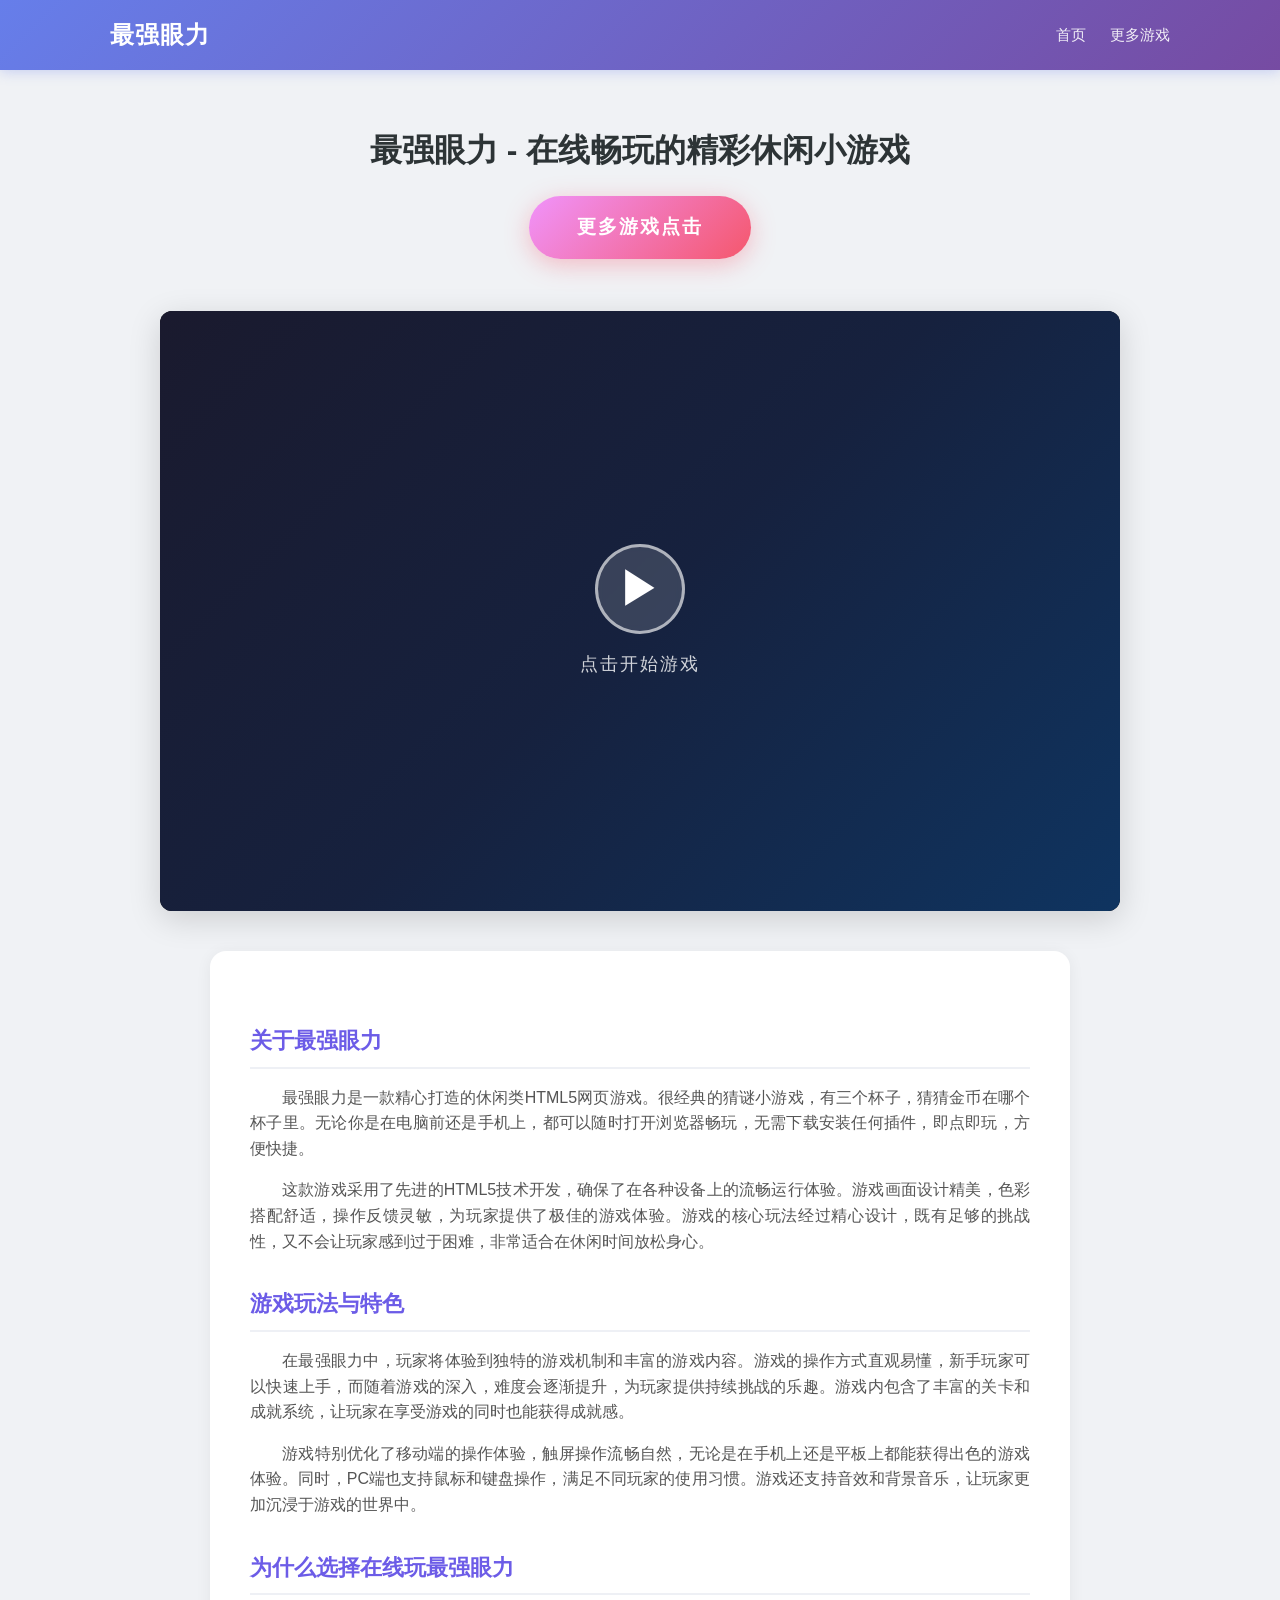
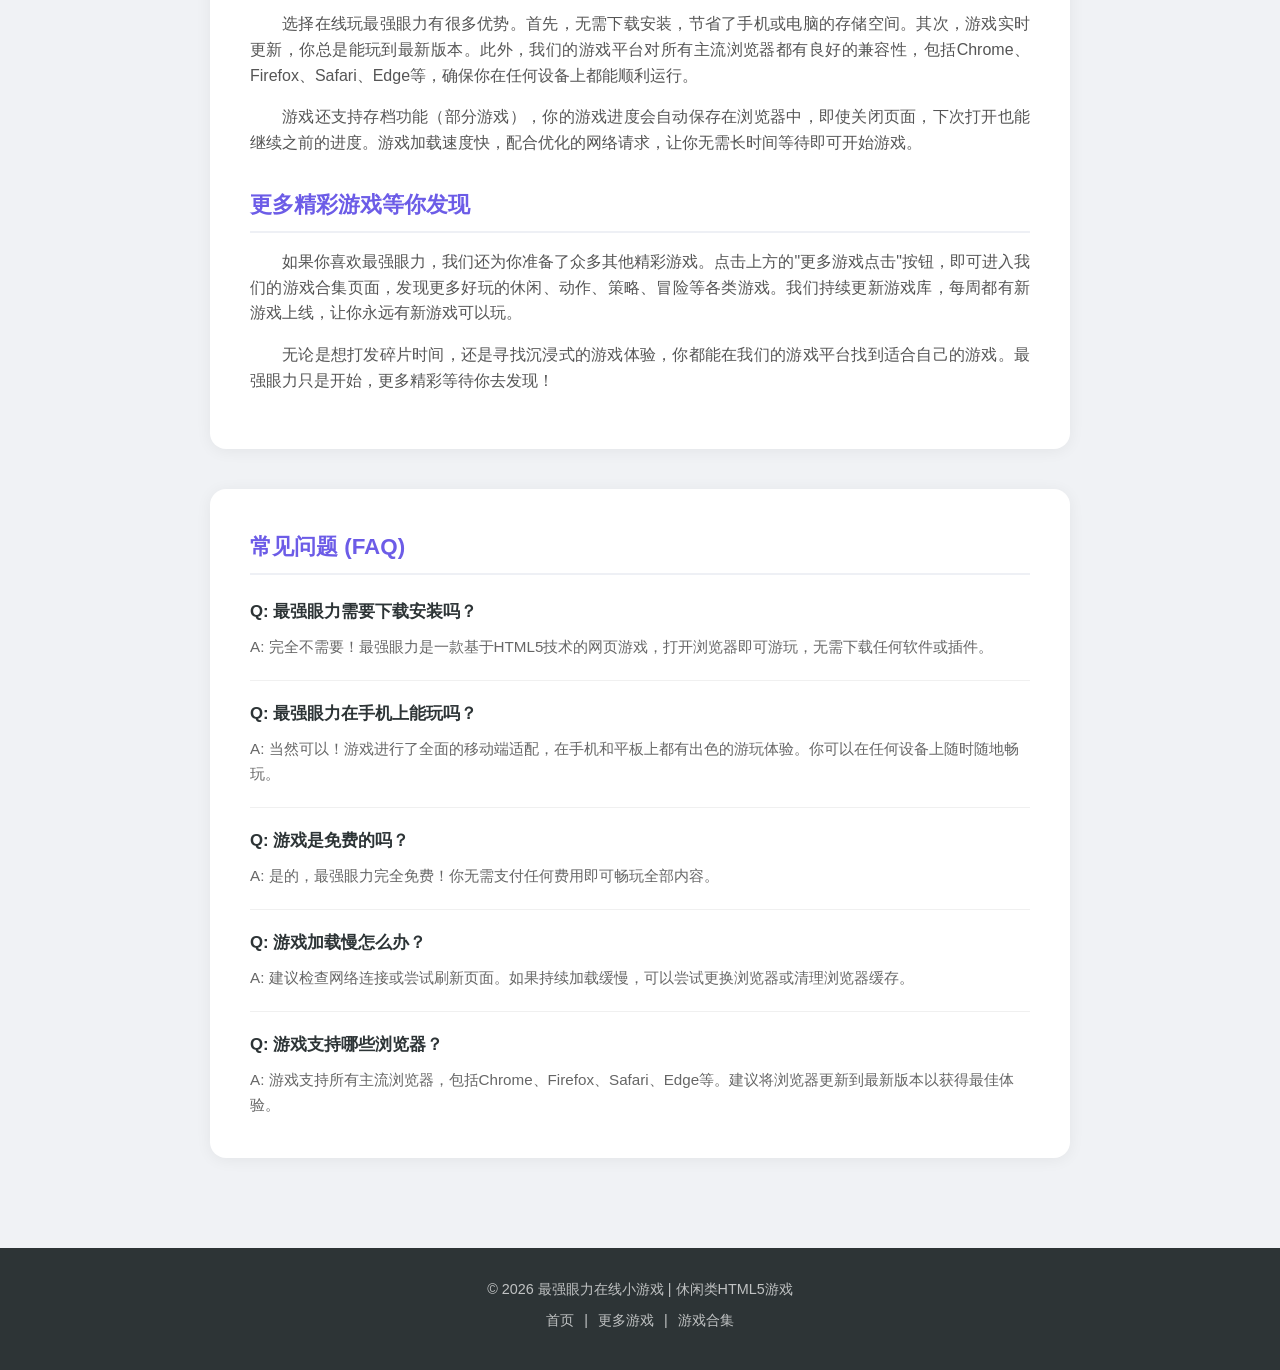
<file: index.html>
<!DOCTYPE html>
<html lang="zh-CN">
<head>
    <meta charset="UTF-8">
    <meta name="viewport" content="width=device-width, initial-scale=1.0">
    <title>最强眼力 - 在线玩休闲小游戏 | 免费HTML5游戏</title>
    <meta name="description" content="在线玩最强眼力小游戏，很经典的猜谜小游戏，有三个杯子，猜猜金币在哪个杯子里。最强眼力是一款好玩的休闲类HTML5网页游戏，无需下载，打开即玩。">
    <meta name="keywords" content="最强眼力,在线小游戏,休闲游戏,HTML5游戏,免费游戏,网页游戏,休闲游戏">
    <meta name="robots" content="index, follow">
    <link rel="canonical" href="https://zuiqiangyanli.xjgzy.com/">
    
    <!-- Open Graph -->
    <meta property="og:title" content="最强眼力 - 在线玩休闲小游戏">
    <meta property="og:description" content="在线玩最强眼力小游戏，很经典的猜谜小游戏，有三个杯子，猜猜金币在哪个杯子里。最强眼力是一款好玩的休闲类HTML5网页游戏，无需下载，打开即玩。">
    <meta property="og:type" content="website">
    <meta property="og:url" content="https://zuiqiangyanli.xjgzy.com/">
    <meta property="og:image" content="https://zuiqiangyanli.xjgzy.com/og-image.jpg">
    <meta property="og:site_name" content="最强眼力在线小游戏">
    <meta property="og:locale" content="zh_CN">
    
    <!-- Twitter Card -->
    <meta name="twitter:card" content="summary_large_image">
    <meta name="twitter:title" content="最强眼力 - 在线玩休闲小游戏">
    <meta name="twitter:description" content="在线玩最强眼力小游戏，很经典的猜谜小游戏，有三个杯子，猜猜金币在哪个杯子里。最强眼力是一款好玩的休闲类HTML5网页游戏，无需下载，打开即玩。">
    
    <link rel="stylesheet" href="style.css">
    
    <!-- JSON-LD Structured Data -->
    <script type="application/ld+json">
    {
        "@context": "https://schema.org",
        "@type": "VideoGame",
        "name": "最强眼力",
        "description": "在线玩最强眼力小游戏，很经典的猜谜小游戏，有三个杯子，猜猜金币在哪个杯子里。最强眼力是一款好玩的休闲类HTML5网页游戏，无需下载，打开即玩。",
        "url": "https://zuiqiangyanli.xjgzy.com/",
        "genre": ["休闲", "Casual", "Casual Game"],
        "applicationCategory": "Game",
        "operatingSystem": "All",
        "browserRequirements": "Requires JavaScript",
        "offers": {
            "@type": "Offer",
            "price": "0",
            "priceCurrency": "CNY",
            "availability": "https://schema.org/InStock"
        },
        "author": {
            "@type": "Organization",
            "name": "趣味游戏平台"
        },
        "inLanguage": "zh-CN"
    }
    </script>
    
    <link rel="icon" href="favicon.ico" type="image/x-icon">
</head>
<body>
    <header>
        <nav class="navbar">
            <div class="container">
                <a href="https://zuiqiangyanli.xjgzy.com/" class="logo">最强眼力</a>
                <ul class="nav-links">
                    <li><a href="https://zuiqiangyanli.xjgzy.com/">首页</a></li>
                    <li><a href="http://game.hehesy.com/?tgid=41606" target="_blank" rel="noopener">更多游戏</a></li>
                </ul>
            </div>
        </nav>
    </header>

    <main>
        <div class="container">
                        <!-- Game Title & CTA -->
            <div class="game-header">
                <h1>最强眼力 - 在线畅玩的精彩休闲小游戏</h1>


                <div class="cta-container">
            <a href="http://game.hehesy.com/?tgid=41606" class="cta-button" target="_blank" rel="noopener">更多游戏点击</a>
        </div>
            </div>

            <!-- Game Iframe Area -->
            <div class="game-wrapper">
                <div class="game-container">
                    <div class="game-placeholder" id="gamePlaceholder">
                        <div class="play-button">&#9654;</div>
                        <p class="play-hint">点击开始游戏</p>
                    </div>
                    <iframe id="gameIframe"
                        src="https://game.share888.top/yxmb/36/index.html"
                        loading="lazy"
                        allowfullscreen
                        allow="autoplay; fullscreen"
                        title="最强眼力 - 休闲小游戏">
                    </iframe>
                </div>
            </div>

            <!-- Article and FAQ -->
            
    <section class="content-section">
        <h2>关于最强眼力</h2>
        <p>最强眼力是一款精心打造的休闲类HTML5网页游戏。很经典的猜谜小游戏，有三个杯子，猜猜金币在哪个杯子里。无论你是在电脑前还是手机上，都可以随时打开浏览器畅玩，无需下载安装任何插件，即点即玩，方便快捷。</p>
        
        <p>这款游戏采用了先进的HTML5技术开发，确保了在各种设备上的流畅运行体验。游戏画面设计精美，色彩搭配舒适，操作反馈灵敏，为玩家提供了极佳的游戏体验。游戏的核心玩法经过精心设计，既有足够的挑战性，又不会让玩家感到过于困难，非常适合在休闲时间放松身心。</p>
        
        <h2>游戏玩法与特色</h2>
        <p>在最强眼力中，玩家将体验到独特的游戏机制和丰富的游戏内容。游戏的操作方式直观易懂，新手玩家可以快速上手，而随着游戏的深入，难度会逐渐提升，为玩家提供持续挑战的乐趣。游戏内包含了丰富的关卡和成就系统，让玩家在享受游戏的同时也能获得成就感。</p>
        
        <p>游戏特别优化了移动端的操作体验，触屏操作流畅自然，无论是在手机上还是平板上都能获得出色的游戏体验。同时，PC端也支持鼠标和键盘操作，满足不同玩家的使用习惯。游戏还支持音效和背景音乐，让玩家更加沉浸于游戏的世界中。</p>
        
        <h2>为什么选择在线玩最强眼力</h2>
        <p>选择在线玩最强眼力有很多优势。首先，无需下载安装，节省了手机或电脑的存储空间。其次，游戏实时更新，你总是能玩到最新版本。此外，我们的游戏平台对所有主流浏览器都有良好的兼容性，包括Chrome、Firefox、Safari、Edge等，确保你在任何设备上都能顺利运行。</p>
        
        <p>游戏还支持存档功能（部分游戏），你的游戏进度会自动保存在浏览器中，即使关闭页面，下次打开也能继续之前的进度。游戏加载速度快，配合优化的网络请求，让你无需长时间等待即可开始游戏。</p>
        
        <h2>更多精彩游戏等你发现</h2>
        <p>如果你喜欢最强眼力，我们还为你准备了众多其他精彩游戏。点击上方的"更多游戏点击"按钮，即可进入我们的游戏合集页面，发现更多好玩的休闲、动作、策略、冒险等各类游戏。我们持续更新游戏库，每周都有新游戏上线，让你永远有新游戏可以玩。</p>
        
        <p>无论是想打发碎片时间，还是寻找沉浸式的游戏体验，你都能在我们的游戏平台找到适合自己的游戏。最强眼力只是开始，更多精彩等待你去发现！</p>
    </section>

    <section class="faq-section">
        <h2>常见问题 (FAQ)</h2>
        <div class="faq-item">
            <h3>Q: 最强眼力需要下载安装吗？</h3>
            <p>A: 完全不需要！最强眼力是一款基于HTML5技术的网页游戏，打开浏览器即可游玩，无需下载任何软件或插件。</p>
        </div>
        <div class="faq-item">
            <h3>Q: 最强眼力在手机上能玩吗？</h3>
            <p>A: 当然可以！游戏进行了全面的移动端适配，在手机和平板上都有出色的游玩体验。你可以在任何设备上随时随地畅玩。</p>
        </div>
        <div class="faq-item">
            <h3>Q: 游戏是免费的吗？</h3>
            <p>A: 是的，最强眼力完全免费！你无需支付任何费用即可畅玩全部内容。</p>
        </div>
        <div class="faq-item">
            <h3>Q: 游戏加载慢怎么办？</h3>
            <p>A: 建议检查网络连接或尝试刷新页面。如果持续加载缓慢，可以尝试更换浏览器或清理浏览器缓存。</p>
        </div>
        <div class="faq-item">
            <h3>Q: 游戏支持哪些浏览器？</h3>
            <p>A: 游戏支持所有主流浏览器，包括Chrome、Firefox、Safari、Edge等。建议将浏览器更新到最新版本以获得最佳体验。</p>
        </div>
    </section>

        </div>
    </main>

    <footer>
        <div class="container">
            <div class="footer-content">
                <p>&copy; 2026 最强眼力在线小游戏 | 休闲类HTML5游戏</p>
                <p class="footer-links">
                    <a href="https://zuiqiangyanli.xjgzy.com/">首页</a> |
                    <a href="http://game.hehesy.com/?tgid=41606" target="_blank" rel="noopener">更多游戏</a> |
                    <a href="http://game.hehesy.com/?tgid=41606" target="_blank" rel="noopener">游戏合集</a>
                </p>
            </div>
        </div>
    </footer>

    <script>
        const placeHolder = document.getElementById('gamePlaceholder');
        const gameIframe = document.getElementById('gameIframe');
        
        placeHolder.addEventListener('click', function() {
            this.style.display = 'none';
            gameIframe.src = gameIframe.src;
        });
    </script>
</body>
</html>
</file>
<file: style.css>
/* Reset & Base */
*, *::before, *::after {
    margin: 0;
    padding: 0;
    box-sizing: border-box;
}

html {
    scroll-behavior: smooth;
}

body {
    font-family: -apple-system, BlinkMacSystemFont, "Segoe UI", "PingFang SC", "Microsoft YaHei", "Helvetica Neue", Arial, sans-serif;
    background: #f0f2f5;
    color: #333;
    line-height: 1.6;
    min-height: 100vh;
    display: flex;
    flex-direction: column;
}

.container {
    max-width: 1100px;
    margin: 0 auto;
    padding: 0 20px;
}

/* Navigation */
.navbar {
    background: linear-gradient(135deg, #667eea 0%, #764ba2 100%);
    padding: 16px 0;
    box-shadow: 0 2px 12px rgba(102, 126, 234, 0.3);
    position: sticky;
    top: 0;
    z-index: 100;
}

.navbar .container {
    display: flex;
    justify-content: space-between;
    align-items: center;
}

.logo {
    color: #fff;
    font-size: 1.5rem;
    font-weight: 700;
    text-decoration: none;
    letter-spacing: 1px;
}

.nav-links {
    list-style: none;
    display: flex;
    gap: 24px;
}

.nav-links a {
    color: rgba(255,255,255,0.9);
    text-decoration: none;
    font-size: 0.95rem;
    transition: color 0.3s;
    padding: 4px 0;
    border-bottom: 2px solid transparent;
}

.nav-links a:hover {
    color: #fff;
    border-bottom-color: #fff;
}

/* Main */
main {
    flex: 1;
    padding: 30px 0 50px;
}

/* Game Header (Title + CTA above game) */
.game-header {
    text-align: center;
    padding: 30px 0 20px;
}

.game-header h1 {
    font-size: 2rem;
    color: #2d3436;
    margin-bottom: 20px;
    line-height: 1.3;
}

/* Game Wrapper */
.game-wrapper {
    margin-bottom: 40px;
}

.game-container {
    position: relative;
    width: 100%;
    max-width: 960px;
    margin: 0 auto;
    background: #000;
    border-radius: 12px;
    overflow: hidden;
    box-shadow: 0 8px 32px rgba(0,0,0,0.15);
}

.game-container iframe {
    display: block;
    width: 100%;
    height: 600px;
    border: none;
}

.game-placeholder {
    position: absolute;
    inset: 0;
    background: linear-gradient(135deg, #1a1a2e 0%, #16213e 50%, #0f3460 100%);
    display: flex;
    flex-direction: column;
    align-items: center;
    justify-content: center;
    cursor: pointer;
    z-index: 10;
    transition: opacity 0.3s;
}

.game-placeholder:hover {
    opacity: 0.9;
}

.play-button {
    width: 90px;
    height: 90px;
    background: rgba(255,255,255,0.15);
    border: 3px solid rgba(255,255,255,0.6);
    border-radius: 50%;
    display: flex;
    align-items: center;
    justify-content: center;
    font-size: 2.8rem;
    color: #fff;
    backdrop-filter: blur(4px);
    transition: transform 0.3s, background 0.3s;
    margin-bottom: 16px;
}

.game-placeholder:hover .play-button {
    transform: scale(1.1);
    background: rgba(255,255,255,0.25);
}

.play-hint {
    color: rgba(255,255,255,0.8);
    font-size: 1.1rem;
    letter-spacing: 2px;
}

/* CTA Button */
.cta-container {
    text-align: center;
    margin: 24px 0 32px;
}

.cta-button {
    display: inline-block;
    background: linear-gradient(135deg, #f093fb 0%, #f5576c 100%);
    color: #fff;
    font-size: 1.2rem;
    font-weight: 700;
    padding: 16px 48px;
    border-radius: 50px;
    text-decoration: none;
    box-shadow: 0 6px 24px rgba(245, 87, 108, 0.35);
    transition: transform 0.3s, box-shadow 0.3s;
    letter-spacing: 2px;
}

.cta-button:hover {
    transform: translateY(-3px);
    box-shadow: 0 8px 32px rgba(245, 87, 108, 0.5);
}

.cta-button:active {
    transform: translateY(0);
}

/* Content Section */
.content-section {
    max-width: 860px;
    margin: 0 auto 40px;
    background: #fff;
    border-radius: 16px;
    padding: 40px;
    box-shadow: 0 2px 16px rgba(0,0,0,0.06);
}

.content-section h1 {
    font-size: 2rem;
    color: #2d3436;
    margin-bottom: 0;
    text-align: center;
    line-height: 1.3;
}

.content-section h2 {
    font-size: 1.4rem;
    color: #6c5ce7;
    margin: 32px 0 16px;
    padding-bottom: 8px;
    border-bottom: 2px solid #eef0f5;
}

.content-section p {
    font-size: 1rem;
    color: #555;
    margin-bottom: 16px;
    text-indent: 2em;
    text-align: justify;
}

/* FAQ Section */
.faq-section {
    max-width: 860px;
    margin: 0 auto 40px;
    background: #fff;
    border-radius: 16px;
    padding: 40px;
    box-shadow: 0 2px 16px rgba(0,0,0,0.06);
}

.faq-section h2 {
    font-size: 1.4rem;
    color: #6c5ce7;
    margin-bottom: 24px;
    padding-bottom: 8px;
    border-bottom: 2px solid #eef0f5;
}

.faq-item {
    margin-bottom: 20px;
    padding-bottom: 20px;
    border-bottom: 1px solid #f0f0f0;
}

.faq-item:last-child {
    border-bottom: none;
    margin-bottom: 0;
    padding-bottom: 0;
}

.faq-item h3 {
    font-size: 1.05rem;
    color: #2d3436;
    margin-bottom: 8px;
    font-weight: 600;
}

.faq-item p {
    font-size: 0.95rem;
    color: #666;
    line-height: 1.7;
}

/* Footer */
footer {
    background: #2d3436;
    color: rgba(255,255,255,0.7);
    padding: 30px 0;
    margin-top: auto;
}

.footer-content {
    text-align: center;
    font-size: 0.9rem;
}

.footer-content p {
    margin-bottom: 8px;
}

.footer-links a {
    color: rgba(255,255,255,0.7);
    text-decoration: none;
    margin: 0 6px;
    transition: color 0.3s;
}

.footer-links a:hover {
    color: #fff;
}

.footer-note {
    font-size: 0.85rem;
    color: rgba(255,255,255,0.5);
}

/* Responsive */
@media (max-width: 768px) {
    .container {
        padding: 0 12px;
    }
    
    .navbar {
        padding: 12px 0;
    }
    
    .logo {
        font-size: 1.2rem;
    }
    
    .nav-links {
        gap: 14px;
    }
    
    .nav-links a {
        font-size: 0.85rem;
    }
    
    .game-container iframe {
        height: 400px;
    }
    
    .play-button {
        width: 70px;
        height: 70px;
        font-size: 2.2rem;
    }
    
    .play-hint {
        font-size: 0.95rem;
    }
    
    .content-section,
    .faq-section {
        padding: 24px 16px;
        border-radius: 12px;
    }
    
    .content-section h1 {
        font-size: 1.5rem;
    }
    
    .content-section h2,
    .faq-section h2 {
        font-size: 1.2rem;
    }
    
    .cta-button {
        font-size: 1rem;
        padding: 14px 32px;
    }
}

@media (max-width: 480px) {
    .game-container iframe {
        height: 300px;
    }
    
    .content-section h1 {
        font-size: 1.3rem;
    }
    
    .content-section p {
        font-size: 0.9rem;
    }
}
</file>
